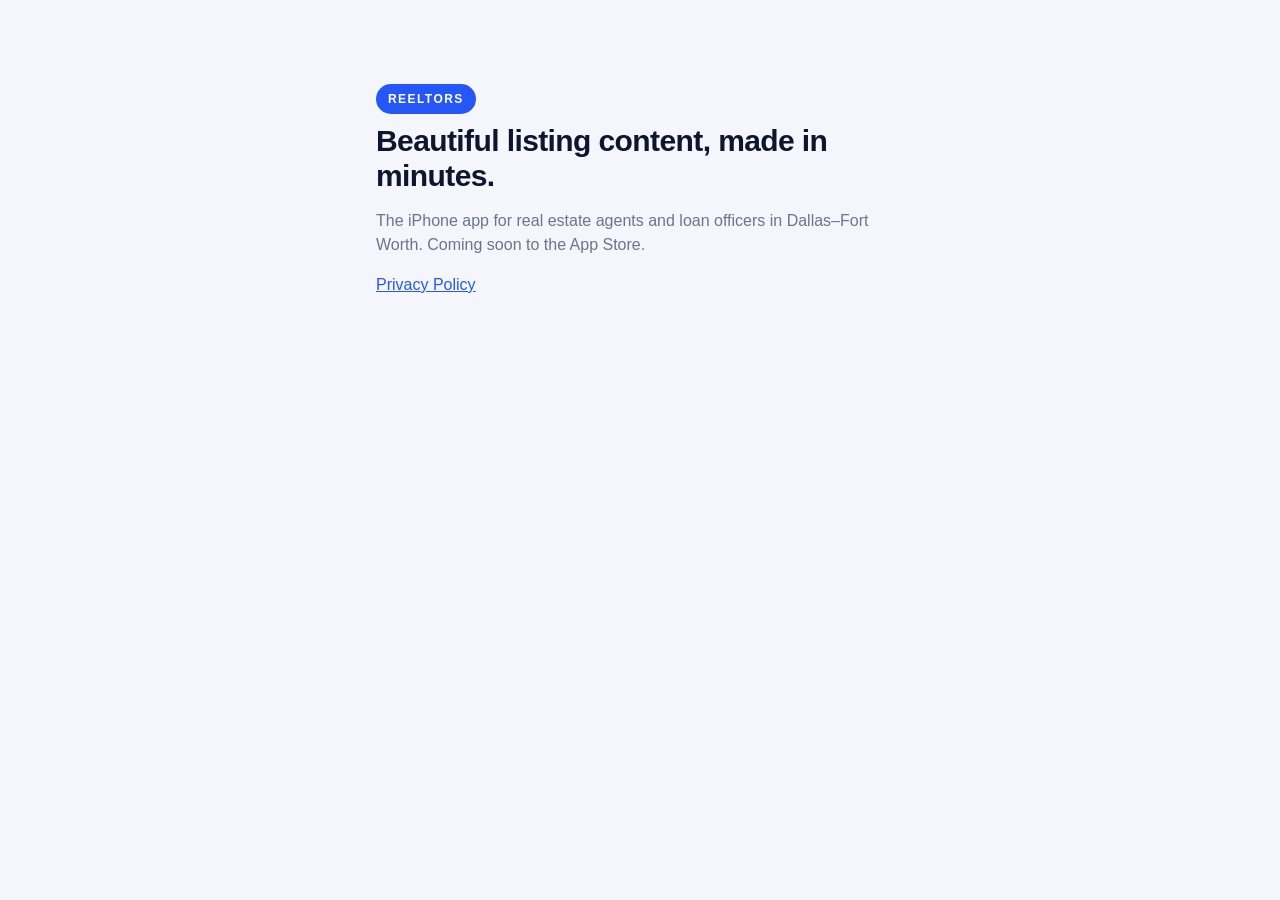
<file: index.html>
<!doctype html>
<html lang="en"><head><meta charset="utf-8" /><meta name="viewport" content="width=device-width, initial-scale=1" />
<title>Reeltors</title>
<link href="https://fonts.googleapis.com/css2?family=Fraunces:opsz,wght@9..144,600&display=swap" rel="stylesheet" />
<link rel="stylesheet" href="style.css" /></head>
<body><div class="wrap" style="padding-top:64px">
<span class="pill">REELTORS</span>
<h1>Beautiful listing content, made in minutes.</h1>
<p class="muted">The iPhone app for real estate agents and loan officers in Dallas–Fort Worth. Coming soon to the App Store.</p>
<p><a href="privacy/">Privacy Policy</a></p>
</div></body></html>
</file>
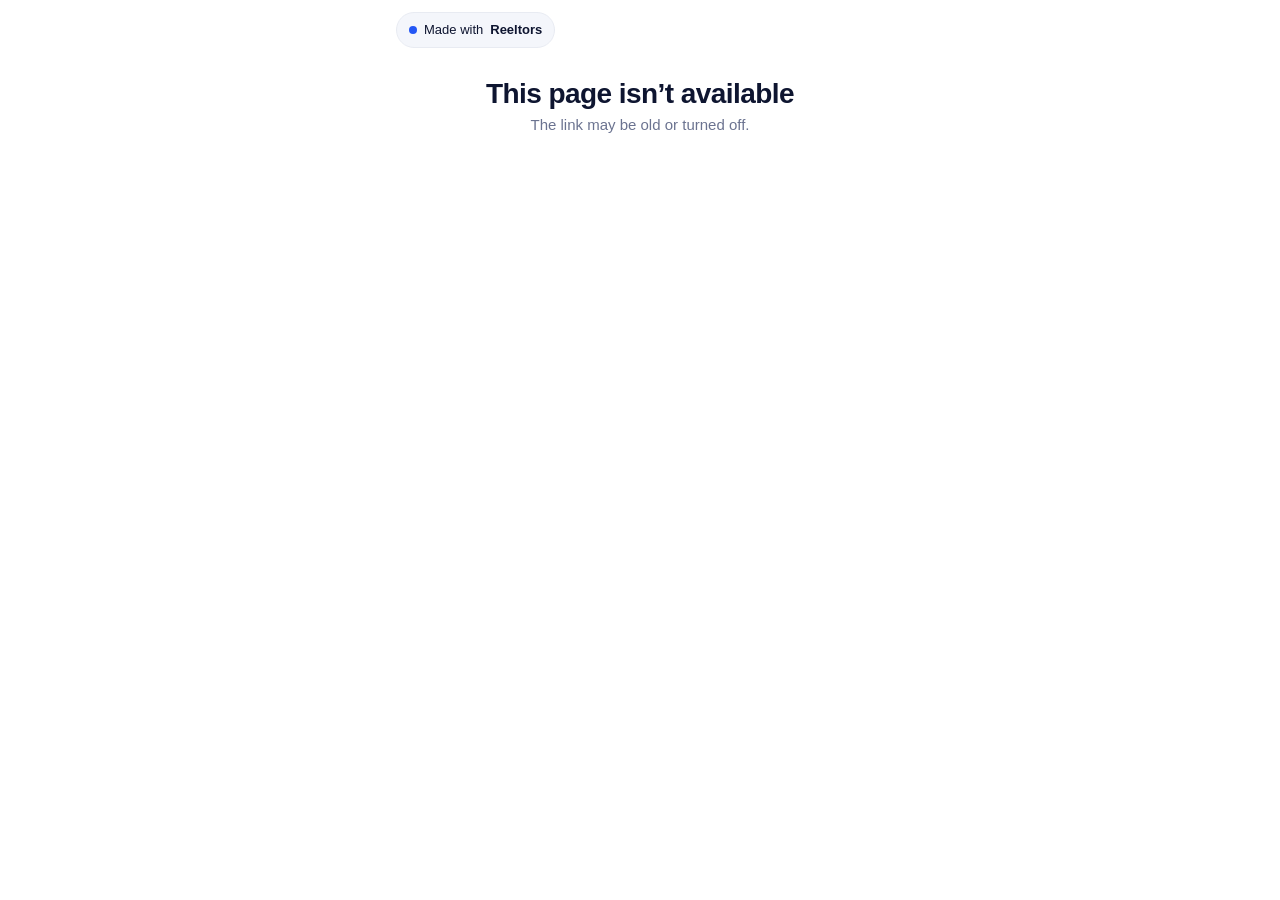
<file: agent/index.html>
<!doctype html>
<html lang="en"><head><meta charset="utf-8" /><meta name="viewport" content="width=device-width, initial-scale=1, viewport-fit=cover" />
<meta name="theme-color" content="#ffffff" />
<title>Homes for sale</title><link rel="stylesheet" href="../bio.css" /></head>
<body class="bio"><main id="app" class="page"><p style="padding:60px 20px;color:#6B7390;text-align:center">Loading…</p></main>
<script src="../common.js"></script>
<script>
const slug = new URLSearchParams(location.search).get('a') || '';
const app = document.getElementById('app');
const share = () => (navigator.share ? navigator.share({ title: document.title, url: location.href }).catch(() => {}) : navigator.clipboard && navigator.clipboard.writeText(location.href).then(() => alert('Link copied')));

function homeCard(l, i) {
  const meta = [l.beds && l.beds + ' bd', l.baths && l.baths + ' ba', l.sqft && Number(l.sqft).toLocaleString('en-US') + ' sq ft'].filter(Boolean).join(' · ');
  const tag = { active: 'FOR SALE', coming_soon: 'COMING SOON', pending: 'PENDING', sold: 'SOLD' }[l.status] || 'FOR SALE';
  return '<a class="home" href="../listing/?l=' + encodeURIComponent(l.slug) + '&from=' + encodeURIComponent(slug) + '">' +
    '<div class="ph">' + (l.cover_url ? '<img src="' + esc(l.cover_url) + '" alt=""' + (i > 1 ? ' loading="lazy"' : '') + '>' : '') + '<span class="tag">' + tag + '</span></div>' +
    '<div class="info"><div class="price">' + esc(money(l.price) || 'Price on request') + '</div><div class="addr">' + esc(l.address_line) + '</div><div class="meta">' + esc([l.city, meta].filter(Boolean).join(' · ')) + '</div></div></a>';
}

(async () => {
  const d = /^[a-z0-9]{6,32}$/.test(slug) ? await load({ agent: slug }) : null;
  if (!d) { app.innerHTML = '<div class="topbar">' + madeWith() + '</div><div class="bhero"><h1>This page isn’t available</h1><p class="sub">The link may be old or turned off.</p></div>'; return; }
  const a = d.agent || {};
  accent(a);
  document.title = (a.display_name || 'Homes') + (a.company_name ? ' · ' + a.company_name : '');
  const phone = a.phone ? a.phone.replace(/[^0-9+]/g, '') : '';
  const book = safe(a.booking_url);
  const actions = [
    book ? '<a class="primary" href="' + esc(book) + '" target="_blank" rel="noopener">Schedule a call</a>' : phone ? '<a class="primary" href="tel:' + esc(phone) + '">Call me</a>' : '',
    phone ? '<a class="ghost" href="sms:' + esc(phone) + '">Text me</a>' : '',
    phone && book ? '<a class="ghost" href="tel:' + esc(phone) + '">Call</a>' : a.email ? '<a class="ghost" href="mailto:' + esc(a.email) + '">Email me</a>' : '',
  ].filter(Boolean).join('');
  const listings = d.listings || [];
  app.innerHTML =
    '<div class="topbar">' + madeWith() + '<button class="iconbtn" aria-label="Share" onclick="share()"><svg viewBox="0 0 24 24" fill="none" stroke="currentColor" stroke-width="2" stroke-linecap="round"><path d="M12 3v12M7 8l5-5 5 5"/><path d="M5 13v6a2 2 0 0 0 2 2h10a2 2 0 0 0 2-2v-6"/></svg></button></div>' +
    '<section class="bhero">' + (a.headshot_url ? '<img class="avatar" src="' + esc(a.headshot_url) + '" alt="">' : '') +
      '<h1>' + esc(a.display_name || 'Your agent') + '</h1>' +
      '<div class="sub">' + esc([a.title, a.company_name].filter(Boolean).join(' · ')) + '</div>' +
      (a.bio_text ? '<p class="about">' + esc(a.bio_text) + '</p>' : '') +
      socialButtons(a) + '</section>' +
    (actions ? '<div class="actions">' + actions + '</div>' : '') +
    '<section class="section"><div class="head"><h2>My listings</h2>' + (listings.length > 1 ? '<div class="arrows"><button aria-label="Previous" onclick="document.getElementById(\'rail\').scrollBy({left:-280,behavior:\'smooth\'})">‹</button><button aria-label="Next" onclick="document.getElementById(\'rail\').scrollBy({left:280,behavior:\'smooth\'})">›</button></div>' : '') + '</div>' +
      (listings.length ? '<div class="rail" id="rail">' + listings.map((l, i) => homeCard(l, i)).join('') + '</div>' : '<div class="empty">New listings are on the way. Sign up below and you’ll hear first.</div>') +
    '</section>' +
    leadForm({ agent: slug }, a, 'Get new listings before anyone else') +
    compliance(a) +
    madeWith('center') +
    '<p class="foot"><a href="../privacy/">Privacy</a></p>';
})();
</script></body></html>
</file>
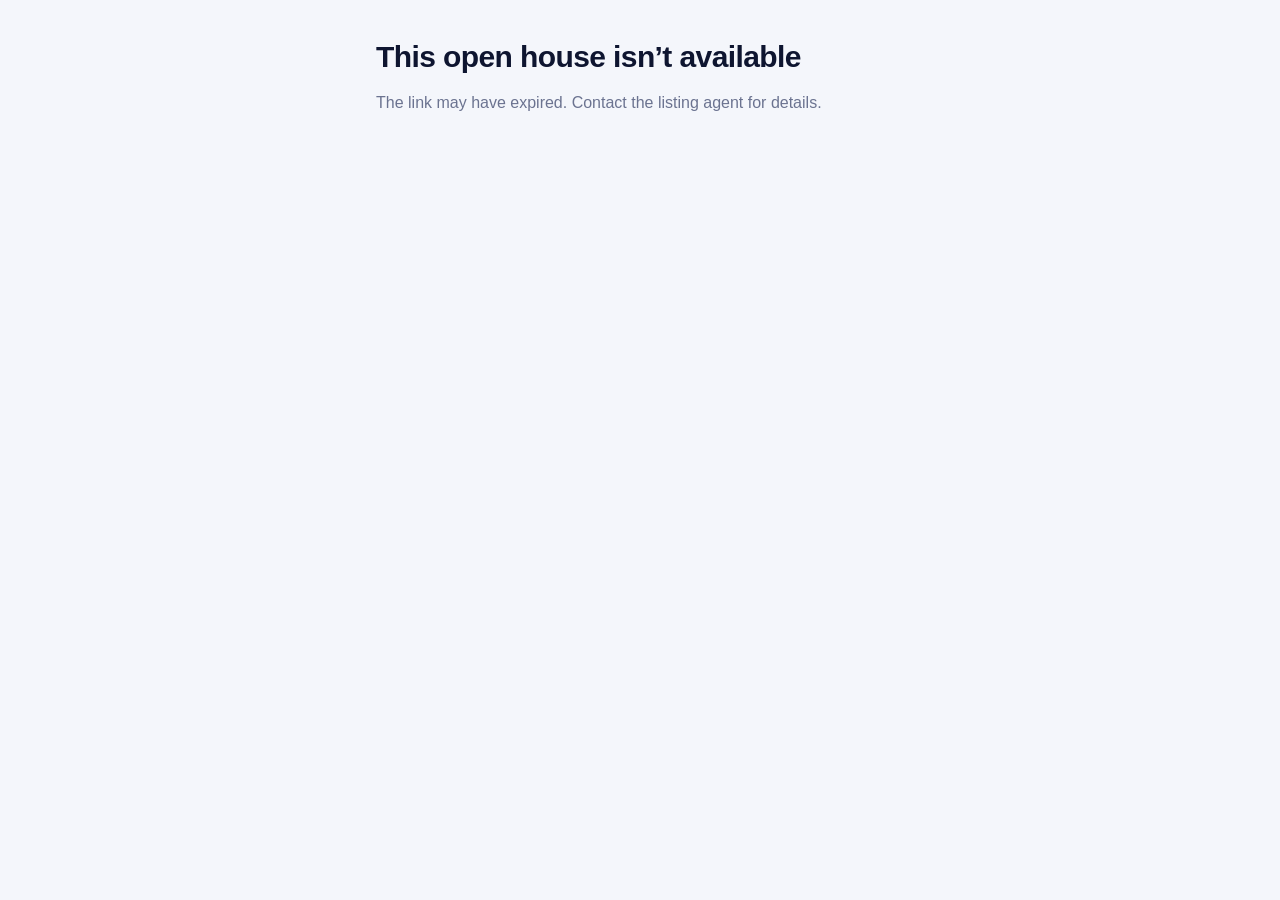
<file: event/index.html>
<!doctype html>
<html lang="en">
<head>
<meta charset="utf-8" />
<meta name="viewport" content="width=device-width, initial-scale=1" />
<title>Open House</title>
<link rel="preconnect" href="https://fonts.googleapis.com" />
<link href="https://fonts.googleapis.com/css2?family=Fraunces:opsz,wght@9..144,600&display=swap" rel="stylesheet" />
<link rel="stylesheet" href="../style.css" />
</head>
<body>
<main id="app"><div class="wrap"><p class="muted" style="padding-top:40px">Loading…</p></div></main>
<script>
// Public event page: reads one open house by its unguessable slug via a
// security-definer RPC (anon key is public by design; RLS protects all tables).
const SUPABASE_URL = 'https://avckdteyshfwxndzrgnc.supabase.co';
const ANON = 'eyJhbGciOiJIUzI1NiIsInR5cCI6IkpXVCJ9.eyJpc3MiOiJzdXBhYmFzZSIsInJlZiI6ImF2Y2tkdGV5c2hmd3huZHpyZ25jIiwicm9sZSI6ImFub24iLCJpYXQiOjE3OTE5ODcxODIsImV4cCI6MjEwNzU2MzE4Mn0.0CipJcXlctwghglZQN5EM84xPmxp23TBRwq37s5xPB0';
const CONSENT = 'I agree that the listing agent may contact me about this property and related real estate services by phone, text or email. Consent is not required to attend. Message and data rates may apply. You can opt out at any time.';
const slug = new URLSearchParams(location.search).get('e') || '';
const app = document.getElementById('app');
const esc = (s) => String(s ?? '').replace(/[&<>"']/g, (c) => ({ '&': '&amp;', '<': '&lt;', '>': '&gt;', '"': '&quot;', "'": '&#39;' })[c]);
const rpc = (fn, body) => fetch(SUPABASE_URL + '/rest/v1/rpc/' + fn, { method: 'POST', headers: { apikey: ANON, Authorization: 'Bearer ' + ANON, 'Content-Type': 'application/json' }, body: JSON.stringify(body) });
const money = (n) => (n ? '$' + Math.round(n).toLocaleString('en-US') : '');
const safeUrl = (u) => (/^https:\/\//i.test(u || '') ? u : null);

async function load() {
  if (!/^[a-z0-9]{6,32}$/.test(slug)) return notFound();
  const res = await rpc('get_public_open_house', { p_slug: slug });
  const rows = res.ok ? await res.json() : [];
  if (!rows.length) return notFound();
  render(rows[0]);
}

function notFound() {
  app.innerHTML = '<div class="wrap"><h1 style="padding-top:40px">This open house isn’t available</h1><p class="muted">The link may have expired. Contact the listing agent for details.</p></div>';
}

function render(o) {
  const tz = o.timezone || 'America/Chicago';
  const s = new Date(o.starts_at), e = new Date(o.ends_at);
  const date = s.toLocaleDateString('en-US', { weekday: 'long', month: 'long', day: 'numeric', timeZone: tz });
  const t = (d) => d.toLocaleTimeString('en-US', { hour: 'numeric', minute: '2-digit', timeZone: tz }).replace(':00', '');
  const addr = [o.address_line, [o.city, o.state].filter(Boolean).join(', '), o.zip].filter(Boolean).join(' ');
  const stats = [o.beds && o.beds + ' beds', o.baths && o.baths + ' baths', o.sqft && Number(o.sqft).toLocaleString('en-US') + ' sq ft'].filter(Boolean).join(' · ');
  const maps = 'https://maps.apple.com/?q=' + encodeURIComponent(addr);
  const iabs = safeUrl(o.iabs_url), cpn = safeUrl(o.consumer_protection_url);
  document.title = 'Open House · ' + o.address_line;
  app.innerHTML = `
    ${o.hero_url ? '<img class="hero" src="' + esc(o.hero_url) + '" alt="Photo of ' + esc(o.address_line) + '" />' : ''}
    <div class="wrap">
      <span class="pill">OPEN HOUSE</span>
      <h1>${esc(o.address_line)}</h1>
      <div class="when">${esc(date)} · ${esc(t(s))} – ${esc(t(e))}</div>
      <div class="muted">${esc([o.city, o.state].filter(Boolean).join(', '))} ${o.price ? '· ' + esc(money(o.price)) : ''} ${stats ? '· ' + esc(stats) : ''}</div>
      <p><a href="${maps}">Get directions</a></p>
      ${o.notes ? '<p>' + esc(o.notes) + '</p>' : ''}
      ${o.signin_enabled ? `
      <form class="card" id="f">
        <h2>Sign in</h2>
        <p class="small">Signing in helps the host follow up with details you ask for. It’s optional.</p>
        <label for="n">Name</label><input id="n" type="text" autocomplete="name" required maxlength="100" />
        <label for="em">Email (optional)</label><input id="em" type="email" autocomplete="email" maxlength="254" />
        <label for="ph">Phone (optional)</label><input id="ph" type="tel" autocomplete="tel" maxlength="40" />
        <label>Are you working with an agent?</label>
        <div class="row"><label class="opt"><input type="radio" name="ag" value="yes" /> Yes</label><label class="opt"><input type="radio" name="ag" value="no" /> No</label></div>
        <div class="check"><input id="c" type="checkbox" /><label for="c" style="margin:0;font-weight:400;color:inherit">${esc(CONSENT)}</label></div>
        <button id="b" type="submit">Sign in</button>
        <p class="small" id="msg" role="status"></p>
      </form>` : ''}
      <div class="card">
        <h2>Hosted by ${esc(o.agent_name || 'the listing agent')}</h2>
        <div>${esc(o.agent_company || '')}</div>
        ${o.agent_phone ? '<div><a href="tel:' + esc(o.agent_phone) + '">' + esc(o.agent_phone) + '</a></div>' : ''}
        ${o.agent_email ? '<div><a href="mailto:' + esc(o.agent_email) + '">' + esc(o.agent_email) + '</a></div>' : ''}
        ${o.agent_license ? '<div class="small">License ' + esc(o.agent_license) + '</div>' : ''}
        ${o.broker_name ? '<div class="small">Broker: ' + esc(o.broker_name) + '</div>' : ''}
        <p class="small">${iabs ? '<a href="' + esc(iabs) + '">Information About Brokerage Services</a>' : ''}${iabs && cpn ? ' · ' : ''}${cpn ? '<a href="' + esc(cpn) + '">Consumer Protection Notice</a>' : ''}</p>
        ${o.disclosures ? '<p class="small">' + esc(o.disclosures) + '</p>' : ''}
      </div>
      <p class="small" style="margin-top:24px">Made with Reeltors · <a href="../privacy/">Privacy</a></p>
    </div>`;
  const f = document.getElementById('f');
  if (f) f.addEventListener('submit', async (ev) => {
    ev.preventDefault();
    const b = document.getElementById('b'), msg = document.getElementById('msg');
    const consent = document.getElementById('c').checked;
    const ag = (document.querySelector('input[name=ag]:checked') || {}).value;
    b.disabled = true; msg.textContent = '';
    const r = await rpc('submit_open_house_signin', {
      p_slug: slug, p_name: document.getElementById('n').value, p_email: document.getElementById('em').value, p_phone: document.getElementById('ph').value,
      p_working_with_agent: ag === 'yes' ? true : ag === 'no' ? false : null, p_consent: consent, p_consent_text: consent ? CONSENT : 'No consent to contact given', p_source: 'web',
    });
    if (r.ok) { f.classList.add('ok'); f.innerHTML = '<h2>Thanks for signing in!</h2><p>Enjoy the tour.</p>'; }
    else { const j = await r.json().catch(() => ({})); msg.textContent = j.message || 'Something went wrong. Please try again.'; b.disabled = false; }
  });
}
load();
</script>
</body>
</html>
</file>
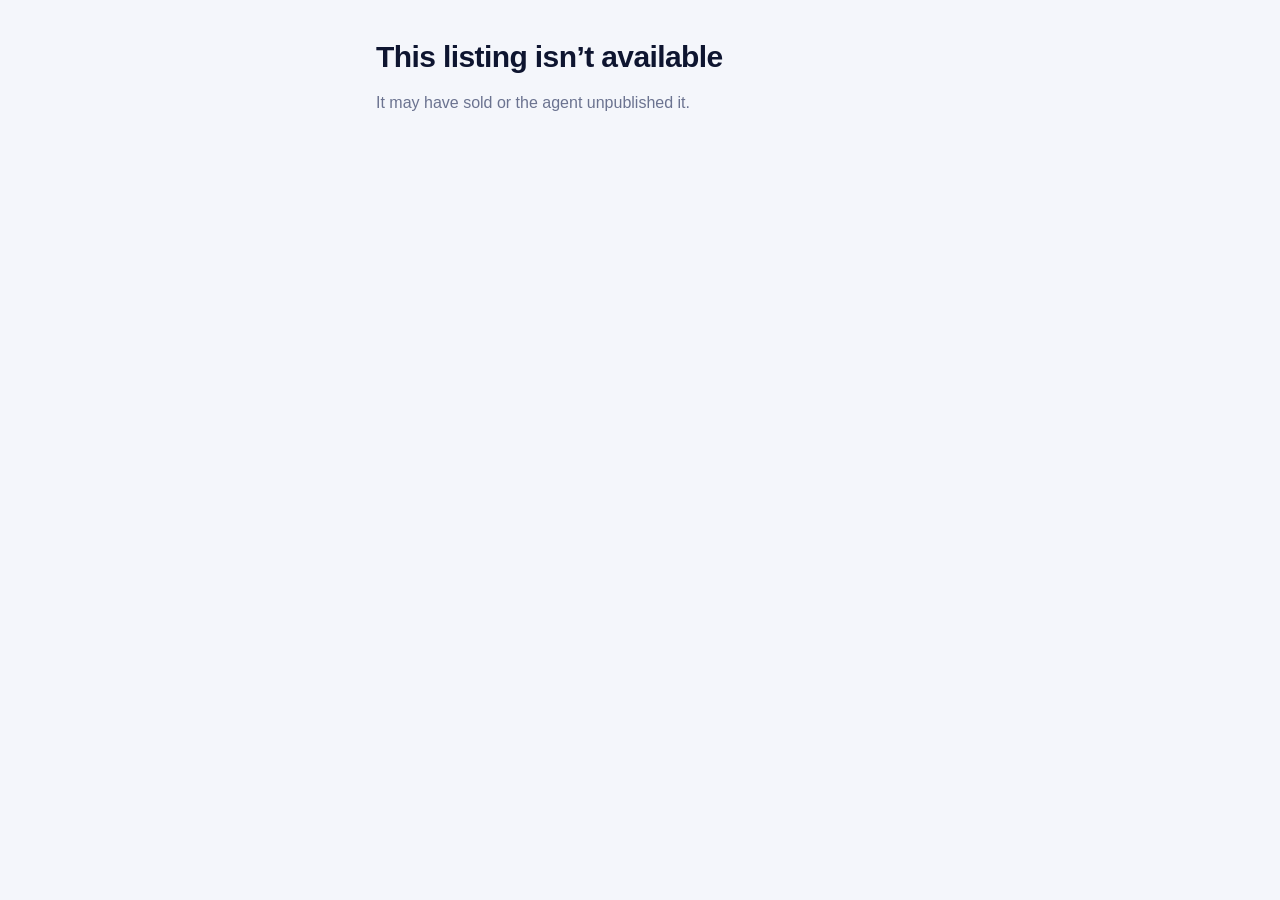
<file: listing/index.html>
<!doctype html>
<html lang="en"><head><meta charset="utf-8" /><meta name="viewport" content="width=device-width, initial-scale=1" />
<title>Home for sale</title><link rel="stylesheet" href="../style.css" /><link rel="stylesheet" href="../bio.css" /></head>
<body><main id="app"><div class="wrap"><p class="muted" style="padding-top:40px">Loading…</p></div></main>
<script src="../common.js"></script>
<script>
function agentBlock(a) {
  if (!a) return '';
  const book = safe(a.booking_url);
  const phone = a.phone ? a.phone.replace(/[^0-9+]/g, '') : '';
  return '<div class="card"><div class="agent">' + (a.headshot_url ? '<img src="' + esc(a.headshot_url) + '" alt="">' : '<div class="ph"></div>') +
    '<div><h2 style="margin:0">' + esc(a.display_name || 'Your agent') + '</h2><div class="muted">' + esc([a.title, a.company_name].filter(Boolean).join(' · ')) + '</div></div></div>' +
    (book ? '<a class="btn primary" href="' + esc(book) + '">Schedule a call</a>' : phone ? '<a class="btn primary" href="tel:' + esc(phone) + '">Call ' + esc(a.phone) + '</a>' : '') +
    (phone ? '<a class="btn ghost" href="sms:' + esc(phone) + '">Text me</a>' : '') +
    (a.email ? '<a class="btn ghost" href="mailto:' + esc(a.email) + '">Email me</a>' : '') +
    (a.license_number ? '<p class="small">License ' + esc(a.license_number) + (a.broker_name ? ' · Broker: ' + esc(a.broker_name) : '') + '</p>' : '') +
    '<p class="small">' + (safe(a.iabs_url) ? '<a href="' + esc(a.iabs_url) + '">Information About Brokerage Services</a>' : '') + (safe(a.consumer_protection_url) ? ' · <a href="' + esc(a.consumer_protection_url) + '">Consumer Protection Notice</a>' : '') + '</p>' +
    (a.disclosures ? '<p class="small">' + esc(a.disclosures) + '</p>' : '') + (a.equal_housing ? '<p class="small">Equal Housing Opportunity</p>' : '') + '</div>';
}
const slug = new URLSearchParams(location.search).get('l') || '';
const app = document.getElementById('app');
(async () => {
  const d = /^[a-z0-9]{6,32}$/.test(slug) ? await load({ listing: slug }) : null;
  if (!d) { app.innerHTML = '<div class="wrap"><h1 style="padding-top:40px">This listing isn’t available</h1><p class="muted">It may have sold or the agent unpublished it.</p></div>'; return; }
  const l = d.listing, a = d.agent || {}, oh = d.open_house;
  accent(a);
  const from = new URLSearchParams(location.search).get('from');
  const bio = /^[a-z0-9]{6,32}$/.test(from || '') ? from : a.bio_slug;
  const top = '<div class="lbar">' + (bio ? '<a class="back" href="../agent/?a=' + encodeURIComponent(bio) + '">‹ ' + esc(a.display_name || 'Back') + '</a>' : '<span></span>') + madeWith() + '</div>';
  document.title = l.address_line + (l.city ? ', ' + l.city : '');
  const stats = [l.beds && l.beds + ' beds', l.baths && l.baths + ' baths', l.sqft && Number(l.sqft).toLocaleString('en-US') + ' sq ft'].filter(Boolean);
  const hero = l.video_url
    ? '<video class="video" src="' + esc(l.video_url) + '"' + (l.poster_url ? ' poster="' + esc(l.poster_url) + '"' : '') + ' autoplay muted loop playsinline controls></video>'
    : l.photos[0] ? '<img class="hero" src="' + esc(l.photos[0]) + '" alt="">' : '';
  let ohBlock = '';
  if (oh) {
    const tz = oh.timezone || 'America/Chicago', s = new Date(oh.starts_at), e = new Date(oh.ends_at);
    const t = (x) => x.toLocaleTimeString('en-US', { hour: 'numeric', minute: '2-digit', timeZone: tz }).replace(':00', '');
    ohBlock = '<div class="card"><span class="pill" style="margin:0 0 8px">OPEN HOUSE</span><div class="when">' + esc(s.toLocaleDateString('en-US', { weekday: 'long', month: 'long', day: 'numeric', timeZone: tz })) + ' · ' + esc(t(s)) + '–' + esc(t(e)) + '</div><a class="btn primary" href="../event/?e=' + encodeURIComponent(oh.slug) + '">Join the open house</a></div>';
  }
  const addr = [l.address_line, [l.city, l.state].filter(Boolean).join(', '), l.zip].filter(Boolean).join(' ');
  app.innerHTML = top + hero + '<div class="wrap">' +
    '<span class="pill">' + esc((l.status || 'active').replace('_', ' ').toUpperCase()) + '</span>' +
    '<h1>' + esc(l.address_line) + '</h1><div class="muted">' + esc([l.city, l.state].filter(Boolean).join(', ')) + '</div>' +
    '<div class="price">' + esc(money(l.price)) + '</div>' +
    '<div class="stats">' + stats.map((s) => '<span class="stat">' + esc(s) + '</span>').join('') + '</div>' +
    '<p><a href="https://maps.apple.com/?q=' + encodeURIComponent(addr) + '">Get directions</a></p>' +
    ohBlock + agentBlock(a) +
    (l.description ? '<div class="card"><h2>About this home</h2><p style="white-space:pre-line">' + esc(l.description) + '</p></div>' : '') +
    (l.photos.length > 1 ? '<div class="grid">' + l.photos.slice(1).map((p) => '<img src="' + esc(p) + '" alt="" loading="lazy">').join('') + '</div>' : '') +
    leadForm({ listing: slug }, a, 'Want more details or a private showing?') +
    (bio ? '<p style="margin-top:24px"><a href="../agent/?a=' + encodeURIComponent(bio) + '">More homes from ' + esc(a.display_name || 'this agent') + ' →</a></p>' : '') +
    '<p class="small" style="margin-top:24px">Information deemed reliable but not guaranteed. · <a href="../privacy/">Privacy</a></p>' + madeWith('center') + '</div>';
})();
</script></body></html>
</file>
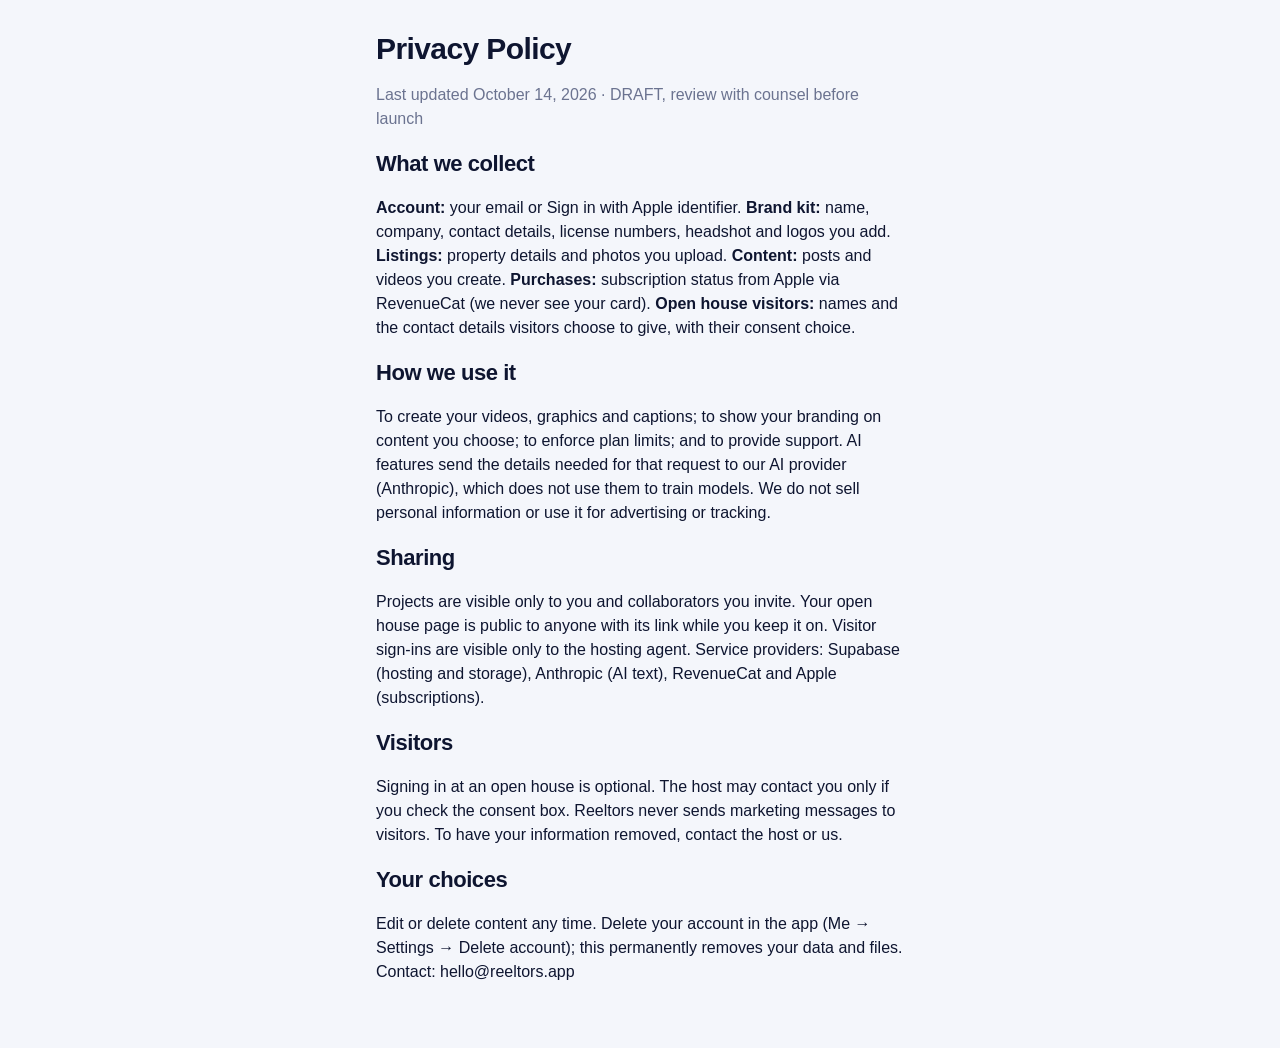
<file: privacy/index.html>
<!doctype html>
<html lang="en"><head><meta charset="utf-8" /><meta name="viewport" content="width=device-width, initial-scale=1" />
<title>Reeltors Privacy Policy</title>
<link href="https://fonts.googleapis.com/css2?family=Fraunces:opsz,wght@9..144,600&display=swap" rel="stylesheet" />
<link rel="stylesheet" href="../style.css" /></head>
<body><div class="wrap" style="padding-top:32px">
<h1>Privacy Policy</h1>
<p class="muted">Last updated October 14, 2026 · DRAFT, review with counsel before launch</p>
<h2>What we collect</h2>
<p><b>Account:</b> your email or Sign in with Apple identifier. <b>Brand kit:</b> name, company, contact details, license numbers, headshot and logos you add. <b>Listings:</b> property details and photos you upload. <b>Content:</b> posts and videos you create. <b>Purchases:</b> subscription status from Apple via RevenueCat (we never see your card). <b>Open house visitors:</b> names and the contact details visitors choose to give, with their consent choice.</p>
<h2>How we use it</h2>
<p>To create your videos, graphics and captions; to show your branding on content you choose; to enforce plan limits; and to provide support. AI features send the details needed for that request to our AI provider (Anthropic), which does not use them to train models. We do not sell personal information or use it for advertising or tracking.</p>
<h2>Sharing</h2>
<p>Projects are visible only to you and collaborators you invite. Your open house page is public to anyone with its link while you keep it on. Visitor sign-ins are visible only to the hosting agent. Service providers: Supabase (hosting and storage), Anthropic (AI text), RevenueCat and Apple (subscriptions).</p>
<h2>Visitors</h2>
<p>Signing in at an open house is optional. The host may contact you only if you check the consent box. Reeltors never sends marketing messages to visitors. To have your information removed, contact the host or us.</p>
<h2>Your choices</h2>
<p>Edit or delete content any time. Delete your account in the app (Me → Settings → Delete account); this permanently removes your data and files. Contact: hello@reeltors.app</p>
</div></body></html>
</file>
<file: style.css>
:root { --bg:#F4F6FB; --card:#FFFFFF; --ink:#0E1530; --muted:#6B7390; --line:#E4E8F1; --sage:#2457F5; --sageSoft:#EAF0FF; --terra:#2457F5; --peach:#EAF0FF; }
* { box-sizing: border-box; }
body { margin:0; background:var(--bg); color:var(--ink); font: 16px/1.5 -apple-system, BlinkMacSystemFont, "Segoe UI", Inter, sans-serif; }
h1,h2 { font-family: -apple-system, BlinkMacSystemFont, Inter, sans-serif; font-weight:800; letter-spacing:-0.02em; margin:0 0 8px; }
h1 { font-size: 30px; line-height:1.15 } h2 { font-size: 22px }
.wrap { max-width: 560px; margin: 0 auto; padding: 0 16px 48px; }
.hero { width:100%; aspect-ratio: 4/3; object-fit: cover; border-radius: 0 0 28px 28px; display:block; background: var(--line); }
.pill { display:inline-block; background:var(--terra); color:#fff; font-size:12px; font-weight:700; letter-spacing:.12em; padding:6px 12px; border-radius:999px; margin:20px 0 10px; }
.when { color: var(--terra); font-weight:700; font-size:18px; margin-bottom: 4px; }
.muted { color: var(--muted); }
.card { background:var(--card); border:1px solid var(--line); border-radius:22px; padding:20px; margin-top:18px; }
label { display:block; font-size:13px; font-weight:600; color:var(--muted); margin: 12px 0 4px; }
input[type=text], input[type=email], input[type=tel] { width:100%; font-size:16px; padding:14px; border-radius:14px; border:1.5px solid var(--line); background:#fff; }
.check { display:flex; gap:10px; align-items:flex-start; margin-top:14px; font-size:14px; }
.check input { width:22px; height:22px; margin-top:2px; accent-color: var(--sage); flex: none; }
button { width:100%; margin-top:18px; border:0; border-radius:999px; padding:16px; font-size:16px; font-weight:700; color:#fff; background:var(--terra); }
button:disabled { opacity:.6 }
.row { display:flex; gap:8px; flex-wrap: wrap; } .row label.opt { display:flex; align-items:center; gap:6px; margin:0; font-size:15px; color:var(--ink); background:var(--sageSoft); padding:8px 14px; border-radius:999px; }
.small { font-size:12px; color:var(--muted); }
a { color: var(--sage); }
.ok { background: var(--sageSoft); }
.btn { display:block; text-align:center; text-decoration:none; border-radius:999px; padding:16px; font-weight:700; margin-top:10px; }
.btn.primary { background:var(--terra); color:#fff; }
.btn.ghost { background:#fff; color:var(--ink); border:1.5px solid var(--line); }
.video { width:100%; max-height:78vh; aspect-ratio:9/16; object-fit:cover; background:#000; display:block; border-radius:0 0 28px 28px; }
.stats { display:flex; gap:8px; flex-wrap:wrap; margin:12px 0; }
.stat { background:var(--sageSoft); color:var(--ink); font-weight:700; border-radius:999px; padding:8px 14px; font-size:14px; }
.grid { display:grid; grid-template-columns:1fr 1fr; gap:8px; margin-top:16px; }
.grid img { width:100%; aspect-ratio:4/3; object-fit:cover; border-radius:14px; display:block; }
.agent { display:flex; gap:14px; align-items:center; }
.agent img, .agent .ph { width:64px; height:64px; border-radius:32px; object-fit:cover; background:var(--terra); flex:none; }
.price { font-size:34px; font-weight:800; letter-spacing:-0.02em; margin:16px 0 0; }
.cards { display:grid; gap:14px; margin-top:16px; }
.lcard { display:block; text-decoration:none; color:inherit; background:#fff; border-radius:22px; overflow:hidden; border:1px solid var(--line); }
.lcard img { width:100%; aspect-ratio:16/10; object-fit:cover; display:block; background:var(--line); }
.lcard div { padding:14px 16px; }
.lbar { position:sticky; top:0; z-index:5; display:flex; align-items:center; justify-content:space-between; padding:10px 14px; background:rgba(255,255,255,.88); backdrop-filter:blur(14px); -webkit-backdrop-filter:blur(14px); }
.lbar .back { font-weight:700; text-decoration:none; color:var(--ink); max-width:55%; white-space:nowrap; overflow:hidden; text-overflow:ellipsis; }
.wrap .join { margin: 18px 0 0; }
</file>
<file: bio.css>
/* Link-in-bio page: white, clean, the agent's accent color on actions. */
:root { --accent:#2457F5; --ink:#0E1530; --muted:#6B7390; --line:#E8EBF2; --soft:#F4F6FB; }
* { box-sizing: border-box; }
body.bio { margin:0; background:#fff; color:var(--ink); font: 16px/1.5 -apple-system, BlinkMacSystemFont, "Segoe UI", Inter, sans-serif; -webkit-font-smoothing: antialiased; }
.bio .page { max-width: 520px; margin: 0 auto; padding: 0 0 40px; }
.bio .topbar { position: sticky; top: 0; z-index: 5; display:flex; align-items:center; justify-content:space-between; padding: 12px 16px; background: rgba(255,255,255,.86); backdrop-filter: blur(14px); -webkit-backdrop-filter: blur(14px); }
.made { display:inline-flex; align-items:center; gap:7px; text-decoration:none; color:var(--ink); font-size:13px; background:var(--soft); border:1px solid var(--line); border-radius:999px; padding:7px 12px; }
.made .dot { width:8px; height:8px; border-radius:4px; background:var(--accent); }
.made.center { margin: 28px auto 0; display:flex; width:max-content; }
.bio .iconbtn { width:38px; height:38px; border-radius:19px; border:1px solid var(--line); background:#fff; display:flex; align-items:center; justify-content:center; color:var(--ink); cursor:pointer; padding:0; margin:0; }
.bio .iconbtn svg { width:18px; height:18px; }
.bhero { text-align:center; padding: 18px 20px 4px; }
.bhero .avatar { width:116px; height:116px; border-radius:58px; object-fit:cover; display:block; margin: 0 auto 14px; box-shadow: 0 0 0 4px #fff, 0 0 0 6px var(--accent), 0 14px 30px rgba(14,21,48,.14); background: var(--soft); }
.bhero h1 { font-size: 28px; line-height:1.15; letter-spacing:-0.02em; font-weight:800; margin:0; }
.bhero .sub { color: var(--muted); font-size: 15px; margin-top: 4px; }
.bhero .about { font-size: 15px; margin: 12px auto 0; max-width: 400px; }
.socials { display:flex; flex-wrap:wrap; justify-content:center; gap:10px; margin: 18px 0 4px; }
.soc { width:46px; height:46px; border-radius:23px; background:#fff; border:1px solid var(--line); display:flex; align-items:center; justify-content:center; color:var(--ink); box-shadow: 0 4px 12px rgba(14,21,48,.06); }
.soc img, .soc svg { width:20px; height:20px; }
.actions { display:grid; grid-template-columns: 1fr 1fr; gap:10px; padding: 16px 20px 0; }
.actions a { display:flex; align-items:center; justify-content:center; height:52px; border-radius:999px; text-decoration:none; font-weight:700; font-size:15px; }
.actions .primary { grid-column: 1 / -1; background: var(--accent); color:#fff; }
.actions .ghost { background: var(--soft); color: var(--ink); }
.actions a:only-child, .actions .ghost:last-child:nth-child(2) { grid-column: 1 / -1; }
.section { padding: 26px 0 0; }
.section .head { display:flex; align-items:center; justify-content:space-between; padding: 0 20px 12px; }
.section h2 { font-size: 13px; letter-spacing: .12em; font-weight:800; margin:0; text-transform: uppercase; }
.arrows { display:flex; gap:8px; }
.arrows button { width:34px; height:34px; border-radius:17px; border:1px solid var(--line); background:#fff; color:var(--ink); font-size:16px; cursor:pointer; padding:0; margin:0; }
.rail { display:flex; gap:12px; overflow-x:auto; scroll-snap-type:x mandatory; padding: 2px 20px 8px; scrollbar-width:none; }
.rail::-webkit-scrollbar { display:none; }
.home { flex: 0 0 78%; max-width: 330px; scroll-snap-align: start; text-decoration:none; color:inherit; border-radius:22px; overflow:hidden; background:#fff; border:1px solid var(--line); box-shadow: 0 8px 22px rgba(14,21,48,.07); }
.home .ph { position:relative; aspect-ratio: 4/3; background: var(--soft); }
.home .ph img { width:100%; height:100%; object-fit:cover; display:block; }
.home .tag { position:absolute; top:10px; left:10px; background: rgba(255,255,255,.92); color: var(--ink); font-size:11px; font-weight:800; letter-spacing:.08em; padding:5px 9px; border-radius:999px; }
.home .info { padding: 12px 14px 14px; }
.home .price { font-size: 22px; font-weight:800; letter-spacing:-0.02em; }
.home .addr { font-weight:600; font-size:14px; white-space:nowrap; overflow:hidden; text-overflow:ellipsis; }
.home .meta { color: var(--muted); font-size: 13px; }
.empty { margin: 0 20px; padding: 20px; border-radius: 18px; background: var(--soft); color: var(--muted); text-align:center; font-size:14px; }
.join { margin: 28px 20px 0; padding: 20px; border-radius: 24px; background: var(--soft); }
.join h3 { margin:0 0 12px; font-size: 18px; font-weight:800; letter-spacing:-0.01em; }
.pillform { display:flex; align-items:center; background:#fff; border:1.5px solid var(--line); border-radius:999px; padding:5px 5px 5px 18px; }
.pillform input { flex:1; min-width:0; border:0; outline:0; font-size:16px; background:transparent; color: var(--ink); padding: 10px 0; }
.pillform input.bad { color:#D93636; }
.pillform button { display:flex; align-items:center; gap:8px; border:0; border-radius:999px; background: var(--ink); color:#fff; font-weight:700; font-size:14px; padding: 6px 6px 6px 16px; height:46px; width:auto; margin:0; cursor:pointer; white-space:nowrap; }
.pillform button img { width:34px; height:34px; border-radius:17px; object-fit:cover; }
.pillform button:disabled { opacity:.6; }
.join .fine { font-size: 12px; color: var(--muted); margin: 10px 4px 0; }
.joined { background:#fff; border-radius: 16px; padding: 14px 16px; font-weight:700; }
.legal { margin: 26px 20px 0; font-size: 12px; color: var(--muted); display:grid; gap:4px; text-align:center; }
.legal a { color: var(--muted); }
.foot { text-align:center; font-size:12px; color: var(--muted); margin-top: 10px; }
.foot a { color: var(--muted); }
</file>
